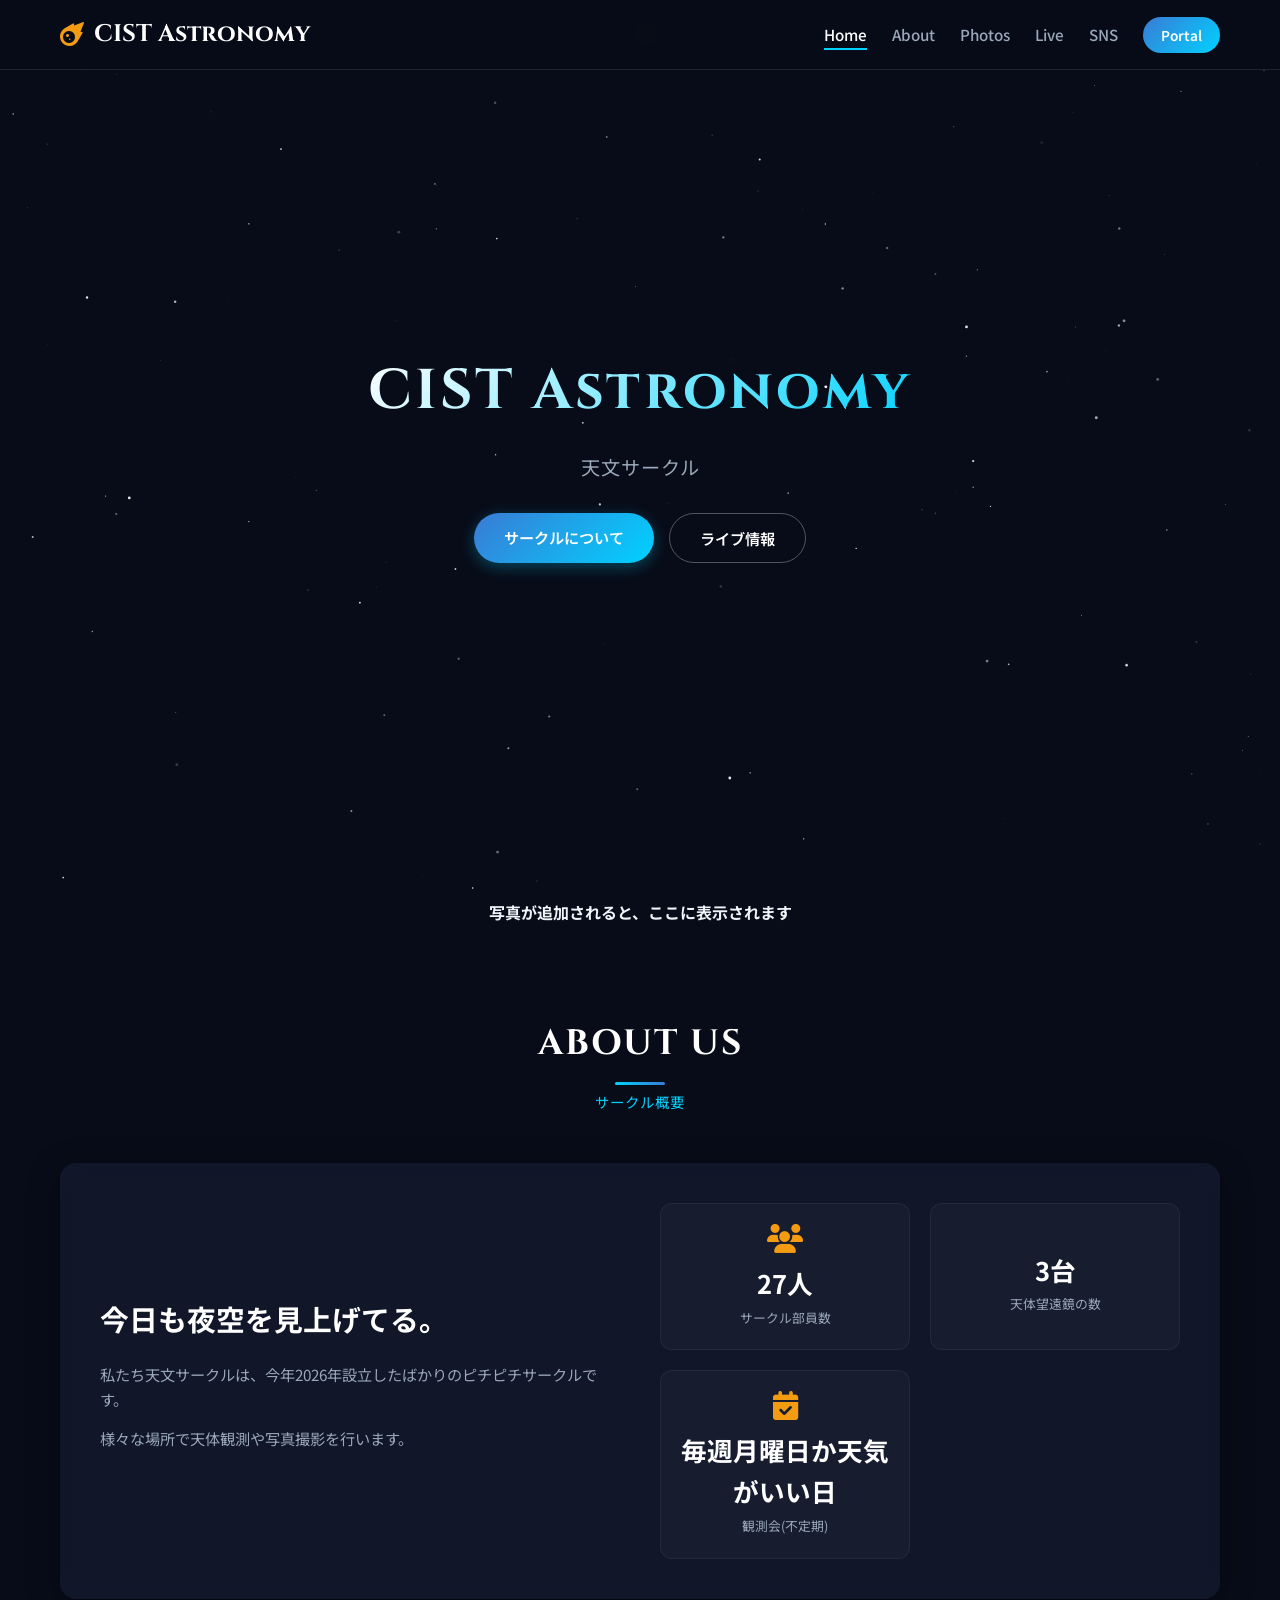
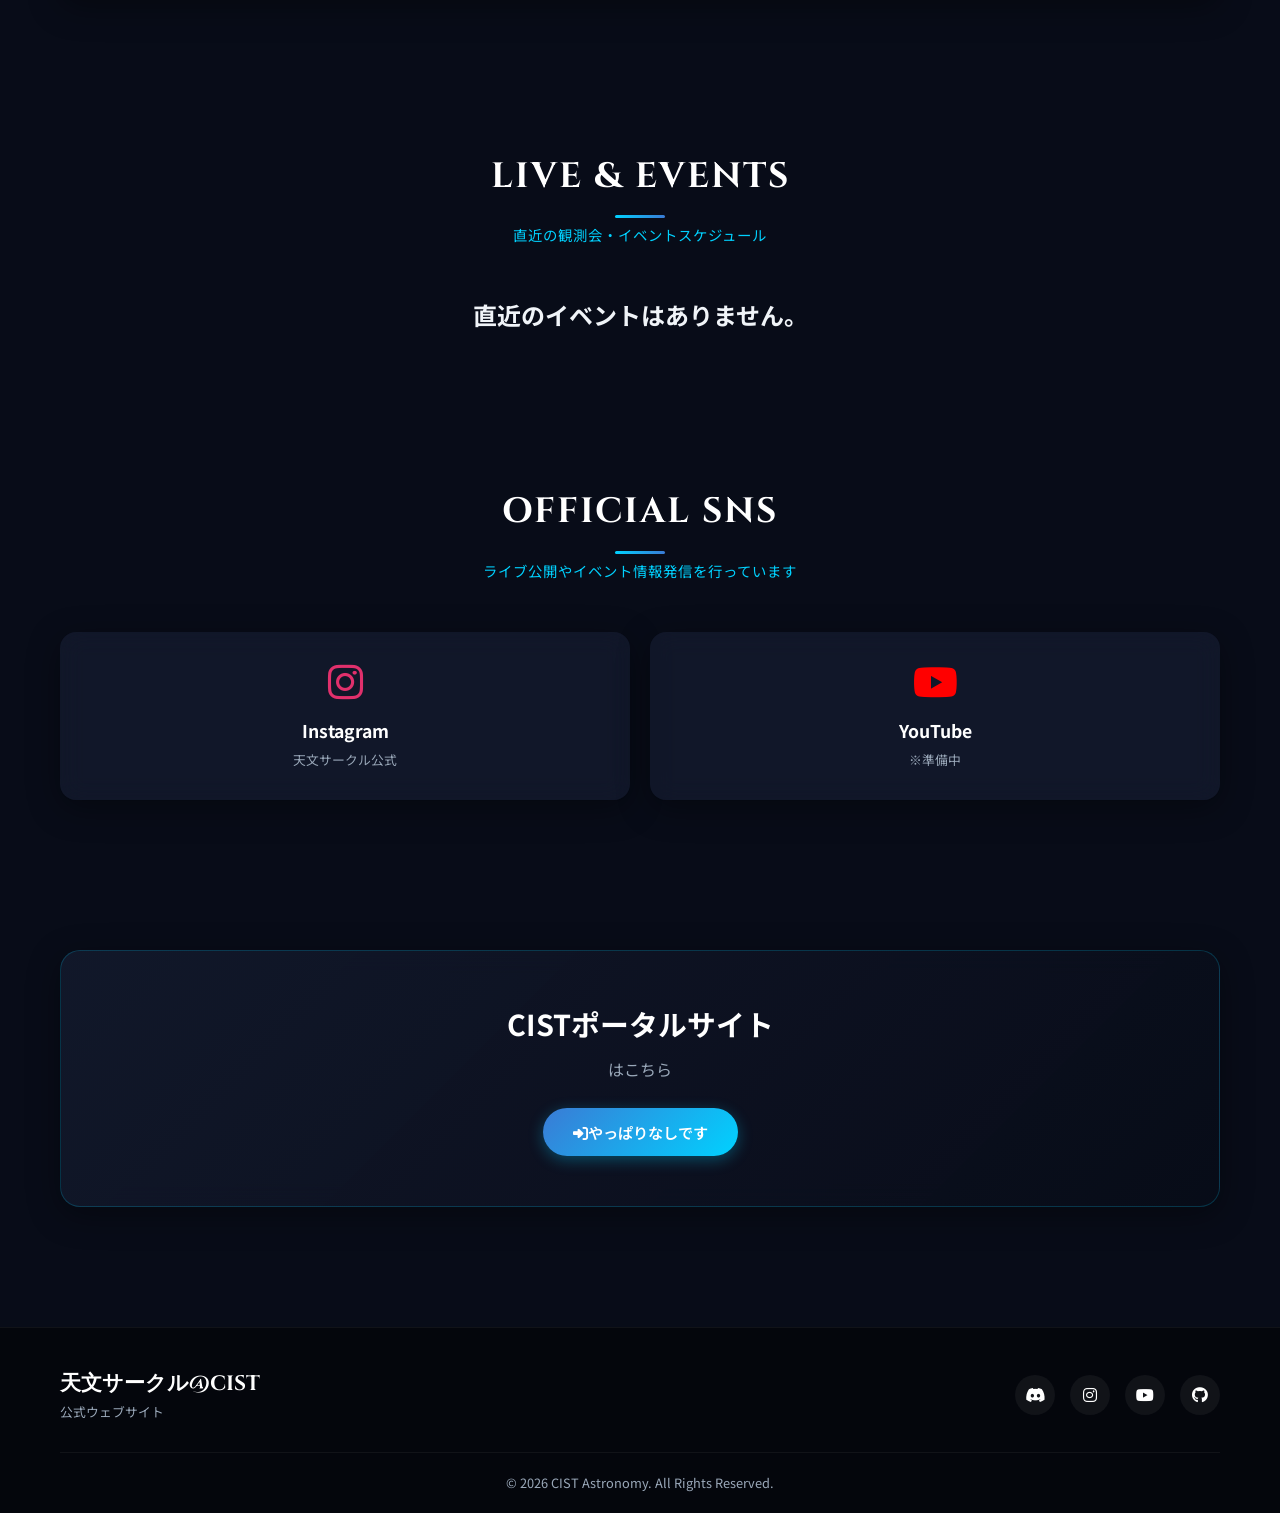
<file: index.html>
<!DOCTYPE html>
<html lang="ja">
<head>
  <meta charset="UTF-8">
  <meta name="viewport" content="width=device-width, initial-scale=1.0">
  <meta name="description" content="CIST Astronomy は、宇宙観測・星空写真・天文学を楽しむ大学の天文サークルです。イベント情報や活動内容を紹介します。">
  <meta name="keywords" content="天文サークル, 星空, 宇宙, 天体観測, CIST Astronomy, 星空写真, 望遠鏡, 星空イベント">
  <meta name="author" content="CIST Astronomy">
  <meta name="robots" content="index, follow">
  <meta name="theme-color" content="#080c18">
  <meta name="format-detection" content="telephone=no">

  <title>天文サークル</title>

  <meta property="og:title" content="CIST Astronomy - 天文サークル">
  <meta property="og:description" content="CIST Astronomy は、宇宙観測・星空写真・天文学を楽しむ大学の天文サークルです。">
  <meta property="og:type" content="website">
  <meta property="og:site_name" content="CIST Astronomy">
  <meta property="og:locale" content="ja_JP">
  <meta property="og:image" content="https://images.unsplash.com/photo-1465101162946-4377e57745c3?auto=format&fit=crop&w=1200&q=80">
  <meta property="og:url" content="https://ikkyo-whyamime.github.io/CISTAstro/">

  <meta name="twitter:card" content="summary_large_image">
  <meta name="twitter:title" content="CIST Astronomy - 天文サークル">
  <meta name="twitter:description" content="宇宙観測・星空写真・天文学を楽しむ大学の天文サークル。イベント情報や活動内容を紹介します。">
  <meta name="twitter:image" content="https://images.unsplash.com/photo-1465101162946-4377e57745c3?auto=format&fit=crop&w=1200&q=80">

  <!-- Google Fonts & FontAwesome -->
  <link rel="preconnect" href="https://fonts.googleapis.com">
  <link rel="preconnect" href="https://fonts.gstatic.com" crossorigin>
  <link href="https://fonts.googleapis.com/css2?family=Cinzel:wght@500;700&family=Noto+Sans+JP:wght@300;400;600;700&display=swap" rel="stylesheet">
  <link rel="stylesheet" href="https://cdnjs.cloudflare.com/ajax/libs/font-awesome/6.4.0/css/all.min.css">
  <link rel="stylesheet" href="https://ikkyo-whyamime.github.io/CISTAstro/statics/styles/styles.css">
  <script src="statics/sctipts/script.js" defer></script>
  <link rel="preconnect" href="https://fonts.gstatic.com" crossorigin>
</head>
<body>

  <!-- 背景星空キャンバス -->
  <canvas id="stars-canvas"></canvas>

  <!-- ヘッダー (Fixed) -->
  <header>
    <div class="container header-container">
      <a href="#home" class="logo">
        <i class="fa-solid fa-meteor"></i> CIST Astronomy
      </a>
      <div class="menu-toggle" id="menu-toggle">
        <i class="fa-solid fa-bars"></i>
      </div>
      <nav>
        <ul class="nav-menu" id="nav-menu">
          <li><a href="#home" class="nav-link active">Home</a></li>
          <li><a href="#about" class="nav-link">About</a></li>
          <li><a href="https://ikkyo-whyamime.github.io/CISTAstro/photos.html" class="nav-link">Photos</a></li> 
          <li><a href="#live" class="nav-link">Live</a></li>
          <li><a href="#sns" class="nav-link">SNS</a></li>
          <li><a href="#portal" class="nav-link portal-btn">Portal</a></li>
        </ul>
      </nav>
    </div>
  </header>

  <!-- メインビジュアル (Home) -->
  <section id="home" class="hero">
    <div class="hero-content">
      <h1>CIST Astronomy</h1>
      <p class="subtitle">天文サークル</p>
      <div class="hero-btns">
        <a href="#about" class="btn btn-primary">サークルについて</a>
        <a href="#live" class="btn btn-secondary">ライブ情報</a>
      </div>
    </div>
  </section>

  <!-- 写真ギャラリー -->
  <div class="container">
    <div class="photo-grid">
      <!-- <div class="photo-card">
        <img src="" alt="満天の星空">
        <div class="photo-overlay">
          <h4>ある写真</h4>
          <p>ある場所でのある写真</p>
        </div>
      </div>
      <div class="photo-card">
        <img src="" alt="天体望遠鏡">
        <div class="photo-overlay">
          <h4>ある写真</h4>
          <p>ある場所でのある写真</p>
        </div>
      </div>
      <div class="photo-card">
        <img src="" alt="深宇宙ギャラクシー">
        <div class="photo-overlay">
          <h4>ある写真</h4>
          <p>ある場所でのある写真</p>
        </div>
      </div> -->

  <!-- if no pic-->    
      <div class="photo-grid">
        <h4 class="comment">写真が追加されると、ここに表示されます</h4>
      </div>
  <!-- //if no pic-->
      
    </div>
  </div>

  <!-- サークル紹介 (About) -->
  <section id="about">
    <div class="container">
      <div class="section-title">
        <h2>About Us</h2>
        <p>サークル概要</p>
      </div>
      <div class="glass-card about-content">
        <div class="about-text">
          <h3>今日も夜空を見上げてる。</h3>
          <p>私たち天文サークルは、今年2026年設立したばかりのピチピチサークルです。</p>
          <p>様々な場所で天体観測や写真撮影を行います。</p>
        </div>
        <div class="about-stats">
          <div class="stat-box">
            <i class="fa-solid fa-users"></i>
            <span class="stat-number">27人</span>
            <span class="stat-label">サークル部員数</span>
          </div>
          <div class="stat-box">
            <i class="fa-solid fa-telescope"></i>
            <span class="stat-number">3台</span>
            <span class="stat-label">天体望遠鏡の数</span>
          </div>
          <div class="stat-box">
            <i class="fa-solid fa-calendar-check"></i>
            <span class="stat-number">毎週月曜日か天気がいい日</span>
            <span class="stat-label">観測会(不定期)</span>
          </div>
        
        </div>
      </div>
    </div>
  </section>

  <!-- 活動紹介 (Activity) -->
   <!--
  <section id="activity">
    <div class="container">
      <div class="section-title">
        <h2>Activity</h2>
        <p>活動内容</p>
      </div>
      <div class="activity-grid">
        <div class="glass-card activity-card">
          <div class="activity-icon-wrapper">
            <i class="fa-solid fa-star"></i>
          </div>
          <h3>天体観測会</h3>
          <p>月に1〜2回、光害の少ない郊外へ移動して星空を観察。季節ごとの星座や惑星、流星群などを大型望遠鏡で観測します。</p>
        </div>
        <div class="glass-card activity-card">
          <div class="activity-icon-wrapper">
            <i class="fa-solid fa-camera"></i>
          </div>
          <h3>天体写真撮影</h3>
          <p>一眼レフや天体専用カメラを用いて、星景写真や深宇宙（銀河・星雲）の撮影・画像処理技術を学び合います。</p>
        </div>
        <div class="glass-card activity-card">
          <div class="activity-icon-wrapper">
            <i class="fa-solid fa-globe"></i>
          </div>
          <h3>プラネタリウム</h3>
          <p>学園祭での自作ドームプラネタリウムの運営や、館内プラネタリウムの鑑賞ツアーなどを企画・開催しています。</p>
        </div>
        <div class="glass-card activity-card">
          <div class="activity-icon-wrapper">
            <i class="fa-solid fa-book-open"></i>
          </div>
          <h3>勉強会・合宿</h3>
          <p>天文学の基礎知識を深める勉強会や、夏・冬の長期休暇を利用した長野や福島への本格観測合宿を実施しています。</p>
        </div>
      </div>
    </div>
  </section> -->

  <!-- 直近のライブ・観測会 (Live) -->
  <section id="live">
    <div class="container">
      <div class="section-title">
        <h2>Live & Events</h2>
        <p>直近の観測会・イベントスケジュール</p>
      </div>
      <div class="live-list">
        
        <!-- a template -->
        <!-- <div class="glass-card live-item">
            <div class="live-date">
              <span class="day"> dd </span>
              <span class="month"> 月</span>
            </div>
            <div class="live-info">
              <h3> タイトル </h3>
              <p><span><i class="fa-solid fa-location-dot"></i> 場所 </span> <span><i class="fa-solid fa-clock"></i> hh:mm - hh:mm</span></p>
            </div>
            <div>
              <span class="badge">予約受付中</span>
            </div>
          </div> -->
        <!-- a template -->

        <!-- if no events -->
        <h2 class="comment">直近のイベントはありません。</h2>
        <!-- //if no events -->

      </div>
    </div>
  </section>

  <!-- SNS -->
  <section id="sns">
    <div class="container">
      <div class="section-title">
        <h2>Official SNS</h2>
        <p>ライブ公開やイベント情報発信を行っています</p>
      </div>
      <div class="sns-container">
        <a href="https://www.instagram.com/cist_astrophilias/" class="glass-card sns-card instagram">
          <i class="fa-brands fa-instagram"></i>
          <h4>Instagram</h4>
        <p>天文サークル公式</p>
        </a>
        <a href="#" class="glass-card sns-card youtube">
          <i class="fa-brands fa-youtube"></i>
          <h4>YouTube</h4>
          <!-- <p>ライブを配信しています</p> -->
           <p>※準備中</p>
        </a>
      </div>
    </div>
  </section>

  <!-- 会員ポータル (Portal) -->
  <section id="portal">
    <div class="container">
      <div class="portal-section glass-card">
        <h3>CISTポータルサイト</h3>
        <p>はこちら</p>
        <a href="#" class="btn btn-primary"><i class="fa-solid fa-right-to-bracket"></i>やっぱりなしです</a>
      </div>
    </div>
  </section>

  <!-- フッター (Footer) -->
  <footer>
    <div class="container">
      <div class="footer-content">
        <div class="footer-brand">
          <h3>天文サークル@CIST</h3>
          <p>公式ウェブサイト</p>
        </div>
        <div class="footer-sns">
          <a href="" id="discord" class="footer-sns-icon"><i class="fa-brands fa-discord"></i></a>
          <a href="https://www.instagram.com/cist_astrophilias/" id="insta" class="footer-sns-icon"><i class="fa-brands fa-instagram"></i></a>
          <a href="" id="youtube" class="footer-sns-icon"><i class="fa-brands fa-youtube"></i></a>
          <a href="https://github.com/IKKYO-WhyamIme/" id="github" class="footer-sns-icon"><i class="fa-brands fa-github"></i></a>
        </div>
      </div>
      <div class="copyright">
        &copy; 2026 CIST Astronomy. All Rights Reserved.
      </div>
    </div>
  </footer>

  <!-- JavaScript (星空アニメーション・ナビゲーション制御) -->
</body>
</html>
</file>
